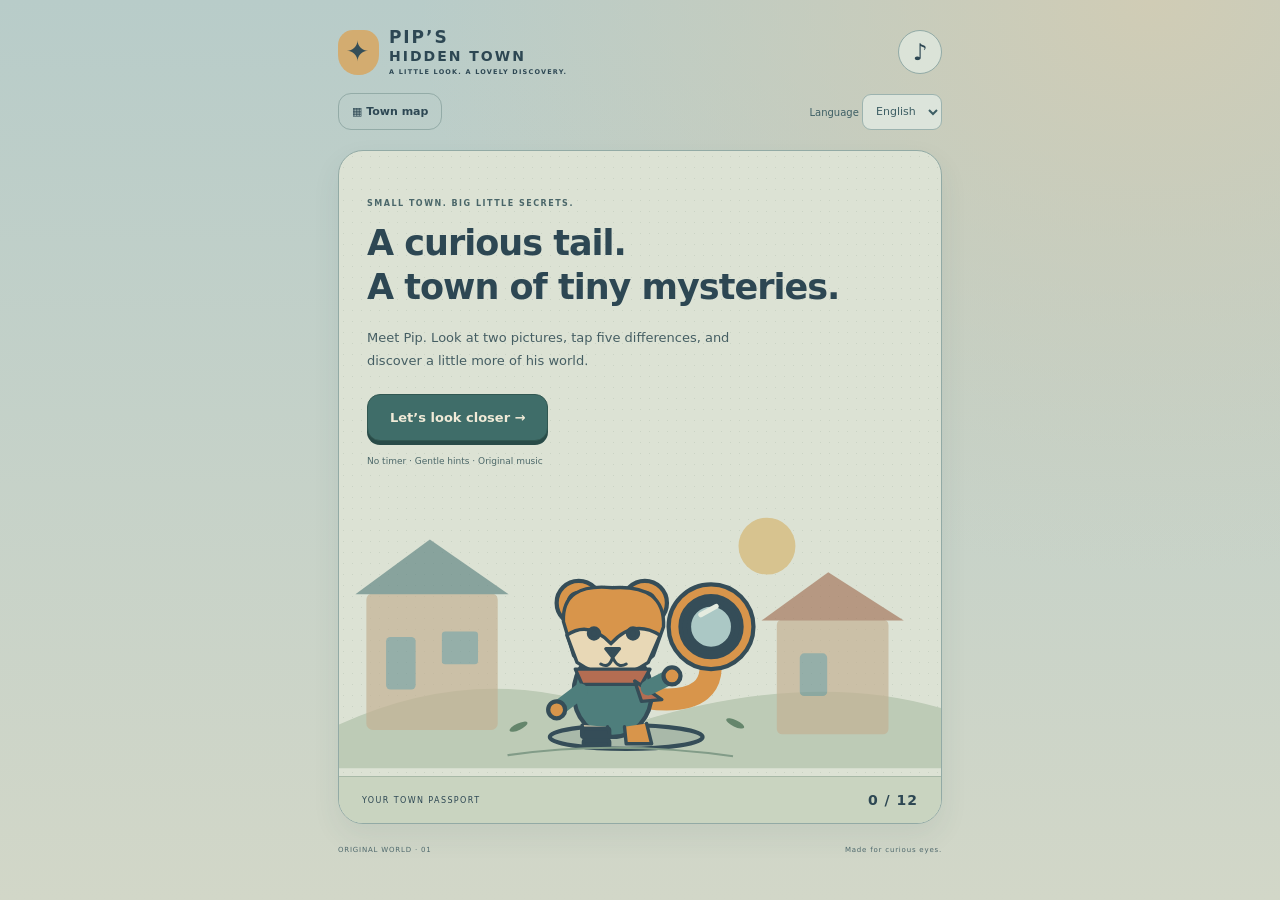
<file: index.html>
<!doctype html><html lang="en"><head><meta charset="utf-8"><meta name="viewport" content="width=device-width,initial-scale=1,viewport-fit=cover"><meta name="theme-color" content="#bdcdc9"><meta name="description" content="Meet Pip, the fox with a looking-glass tail. A gentle, original spot-the-difference adventure through twelve illustrated town scenes."><title>PIP’S HIDDEN TOWN · Spot the difference</title><link rel="icon" href="icon.svg" type="image/svg+xml"><link rel="stylesheet" href="style.css?v=sdk1"></head><body><section id="startup" role="status"><p id="loadingText">Opening Pip’s passport… / 記録を準備しています…</p><button id="retry" hidden>Retry / もう一度</button></section><main inert><header><a class="brand" href="#" aria-label="Pip’s Hidden Town home"><span class="brand-icon" aria-hidden="true">✦</span><span>PIP’S <b>HIDDEN TOWN</b><small>A LITTLE LOOK. A LOVELY DISCOVERY.</small></span></a><button id="sound" class="round" aria-label="Sound on">♪</button></header><div class="toolbar"><button id="town" class="quiet">▦ <span data-t="town">Town map</span></button><label class="language">Language <select id="language" aria-label="Language"><option value="en">English</option><option value="ja">日本語</option></select></label></div><section class="welcome" id="welcome"><div class="intro-copy"><span class="eyebrow" data-t="tag">SMALL TOWN. BIG LITTLE SECRETS.</span><h1 data-t="hero">A curious tail.<br>A town of tiny mysteries.</h1><p data-t="intro">Meet Pip. Look at two pictures, tap five differences, and discover a little more of his world.</p><button id="start" class="primary" data-t="start">Let’s look closer →</button><div class="intro-notes" data-t="notes">No timer · Gentle hints · Original music</div></div><div id="heroArt" aria-hidden="true"></div><div class="passport"><span data-t="passport">YOUR TOWN PASSPORT</span><b id="passportCount">0 / 12</b></div></section><section id="play" hidden><div class="chapter"><div><span class="eyebrow" id="chapterNumber"></span><h1 id="chapterTitle"></h1></div><div class="counter"><b id="count">0</b><span>/ 5</span><small data-t="found">FOUND</small></div></div><div id="dots" aria-hidden="true"></div><div class="picture-caption"><span>01 <b data-t="pictureA">THE ORIGINAL</b></span><span class="no-timer" data-t="noTimer">Take your time</span></div><div class="picture" id="pictureA"><div class="picture-inner" data-side="0"></div></div><div class="picture-caption"><span>02 <b data-t="pictureB">A LITTLE DIFFERENT</b></span><span data-t="both">Tap either picture</span></div><div class="picture" id="pictureB"><div class="picture-inner" data-side="1"></div></div><div id="message" role="status" aria-live="polite"></div><div class="actions"><button id="hint"><span>✧</span> <span data-t="hint">A little hint</span></button><button id="zoom"><span>⊕</span> <span data-t="zoom">Look closer</span></button><button id="help" class="help" aria-label="Help">?</button></div><button id="finish" class="primary finish" hidden data-t="next">Next little mystery →</button><button id="reshuffle" class="reshuffle">↻ <span data-t="newArrangement">New arrangement</span></button><div class="pip-note"><span id="miniPip" aria-hidden="true"></span><p data-t="pipNote">“Little things make a lovely town.”<br><b>— PIP, TOWN DETECTIVE</b></p></div><div id="accessibleAreas" class="sr-only" aria-label="Keyboard search areas"></div></section><footer><span>ORIGINAL WORLD · 01</span><span data-t="footer">Made for curious eyes.</span></footer></main><dialog id="dialog"><button id="close" class="dialog-close" aria-label="Close">×</button><div id="content"></div></dialog><div id="confetti" aria-hidden="true"></div><script src="https://www.youtube.com/game_api/v1"></script><script src="features.js?v=3"></script><script src="engine-v3.js?v=3"></script><script src="art.js?v=1"></script><script src="music.js?v=1"></script><script src="scenes.js?v=2"></script><script src="embedded.js?v=3"></script><script src="platform.js?v=sdk1"></script><script src="game.js?v=sdk1"></script></body></html>
</file>
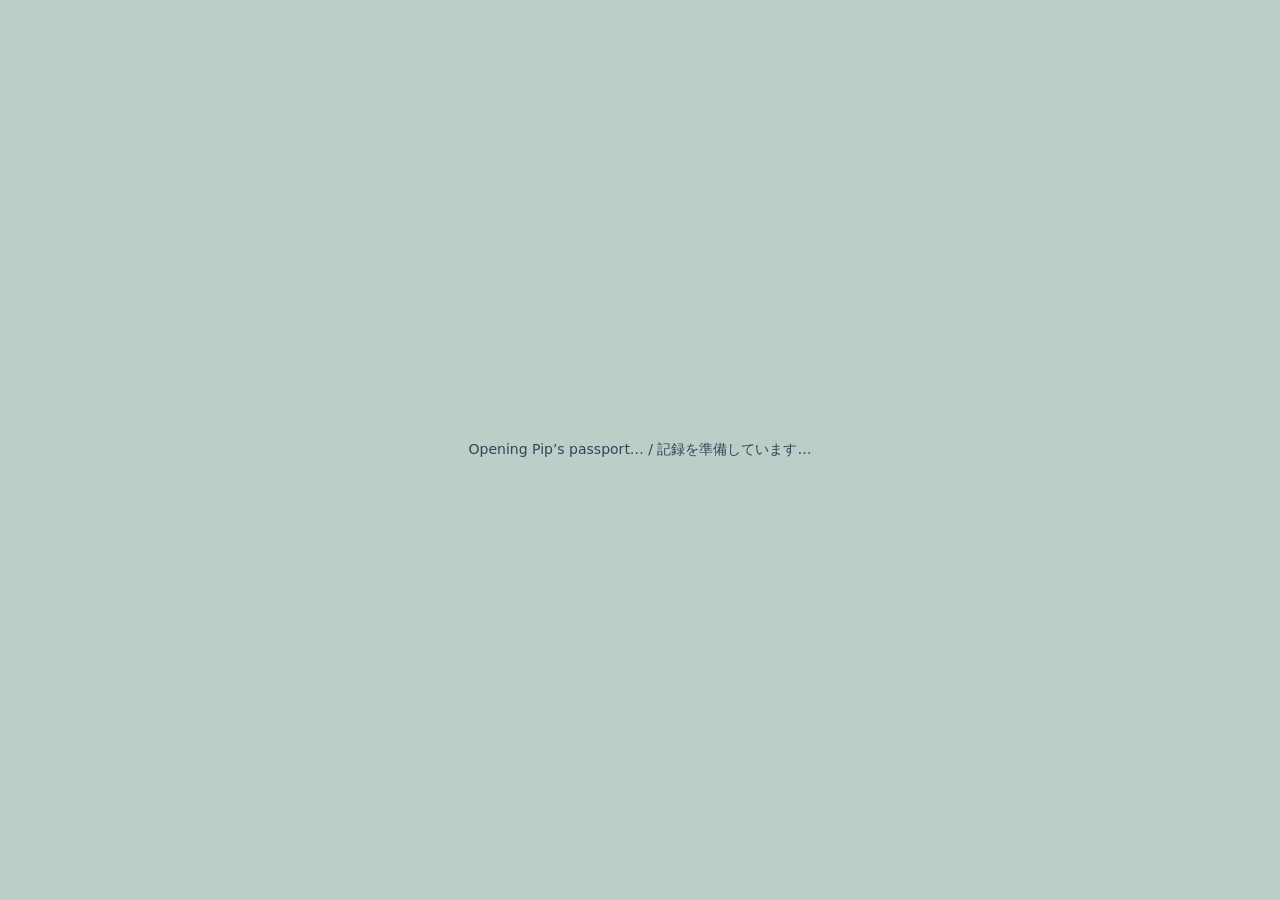
<file: mock-sandbox.html>
<!doctype html><html lang="en"><head><meta charset="utf-8"><meta name="viewport" content="width=device-width,initial-scale=1,viewport-fit=cover"><meta name="theme-color" content="#bdcdc9"><meta name="description" content="Meet Pip, the fox with a looking-glass tail. A gentle, original spot-the-difference adventure through twelve illustrated town scenes."><title>PIP’S HIDDEN TOWN · Spot the difference</title><link rel="icon" href="icon.svg" type="image/svg+xml"><link rel="stylesheet" href="style.css?v=sdk1"></head><body><section id="startup" role="status"><p id="loadingText">Opening Pip’s passport… / 記録を準備しています…</p><button id="retry" hidden>Retry / もう一度</button></section><main inert><header><a class="brand" href="#" aria-label="Pip’s Hidden Town home"><span class="brand-icon" aria-hidden="true">✦</span><span>PIP’S <b>HIDDEN TOWN</b><small>A LITTLE LOOK. A LOVELY DISCOVERY.</small></span></a><button id="sound" class="round" aria-label="Sound on">♪</button></header><div class="toolbar"><button id="town" class="quiet">▦ <span data-t="town">Town map</span></button><label class="language">Language <select id="language" aria-label="Language"><option value="en">English</option><option value="ja">日本語</option></select></label></div><section class="welcome" id="welcome"><div class="intro-copy"><span class="eyebrow" data-t="tag">SMALL TOWN. BIG LITTLE SECRETS.</span><h1 data-t="hero">A curious tail.<br>A town of tiny mysteries.</h1><p data-t="intro">Meet Pip. Look at two pictures, tap five differences, and discover a little more of his world.</p><button id="start" class="primary" data-t="start">Let’s look closer →</button><div class="intro-notes" data-t="notes">No timer · Gentle hints · Original music</div></div><div id="heroArt" aria-hidden="true"></div><div class="passport"><span data-t="passport">YOUR TOWN PASSPORT</span><b id="passportCount">0 / 12</b></div></section><section id="play" hidden><div class="chapter"><div><span class="eyebrow" id="chapterNumber"></span><h1 id="chapterTitle"></h1></div><div class="counter"><b id="count">0</b><span>/ 5</span><small data-t="found">FOUND</small></div></div><div id="dots" aria-hidden="true"></div><div class="picture-caption"><span>01 <b data-t="pictureA">THE ORIGINAL</b></span><span class="no-timer" data-t="noTimer">Take your time</span></div><div class="picture" id="pictureA"><div class="picture-inner" data-side="0"></div></div><div class="picture-caption"><span>02 <b data-t="pictureB">A LITTLE DIFFERENT</b></span><span data-t="both">Tap either picture</span></div><div class="picture" id="pictureB"><div class="picture-inner" data-side="1"></div></div><div id="message" role="status" aria-live="polite"></div><div class="actions"><button id="hint"><span>✧</span> <span data-t="hint">A little hint</span></button><button id="zoom"><span>⊕</span> <span data-t="zoom">Look closer</span></button><button id="help" class="help" aria-label="Help">?</button></div><button id="finish" class="primary finish" hidden data-t="next">Next little mystery →</button><button id="reshuffle" class="reshuffle">↻ <span data-t="newArrangement">New arrangement</span></button><div class="pip-note"><span id="miniPip" aria-hidden="true"></span><p data-t="pipNote">“Little things make a lovely town.”<br><b>— PIP, TOWN DETECTIVE</b></p></div><div id="accessibleAreas" class="sr-only" aria-label="Keyboard search areas"></div></section><footer><span>ORIGINAL WORLD · 01</span><span data-t="footer">Made for curious eyes.</span></footer></main><dialog id="dialog"><button id="close" class="dialog-close" aria-label="Close">×</button><div id="content"></div></dialog><div id="confetti" aria-hidden="true"></div><script src="mock-sdk.js"></script><script src="features.js?v=3"></script><script src="engine-v3.js?v=3"></script><script src="art.js?v=1"></script><script src="music.js?v=1"></script><script src="scenes.js?v=2"></script><script src="embedded.js?v=3"></script><script src="platform.js?v=sdk1"></script><script src="game.js?v=sdk1"></script></body></html>
</file>
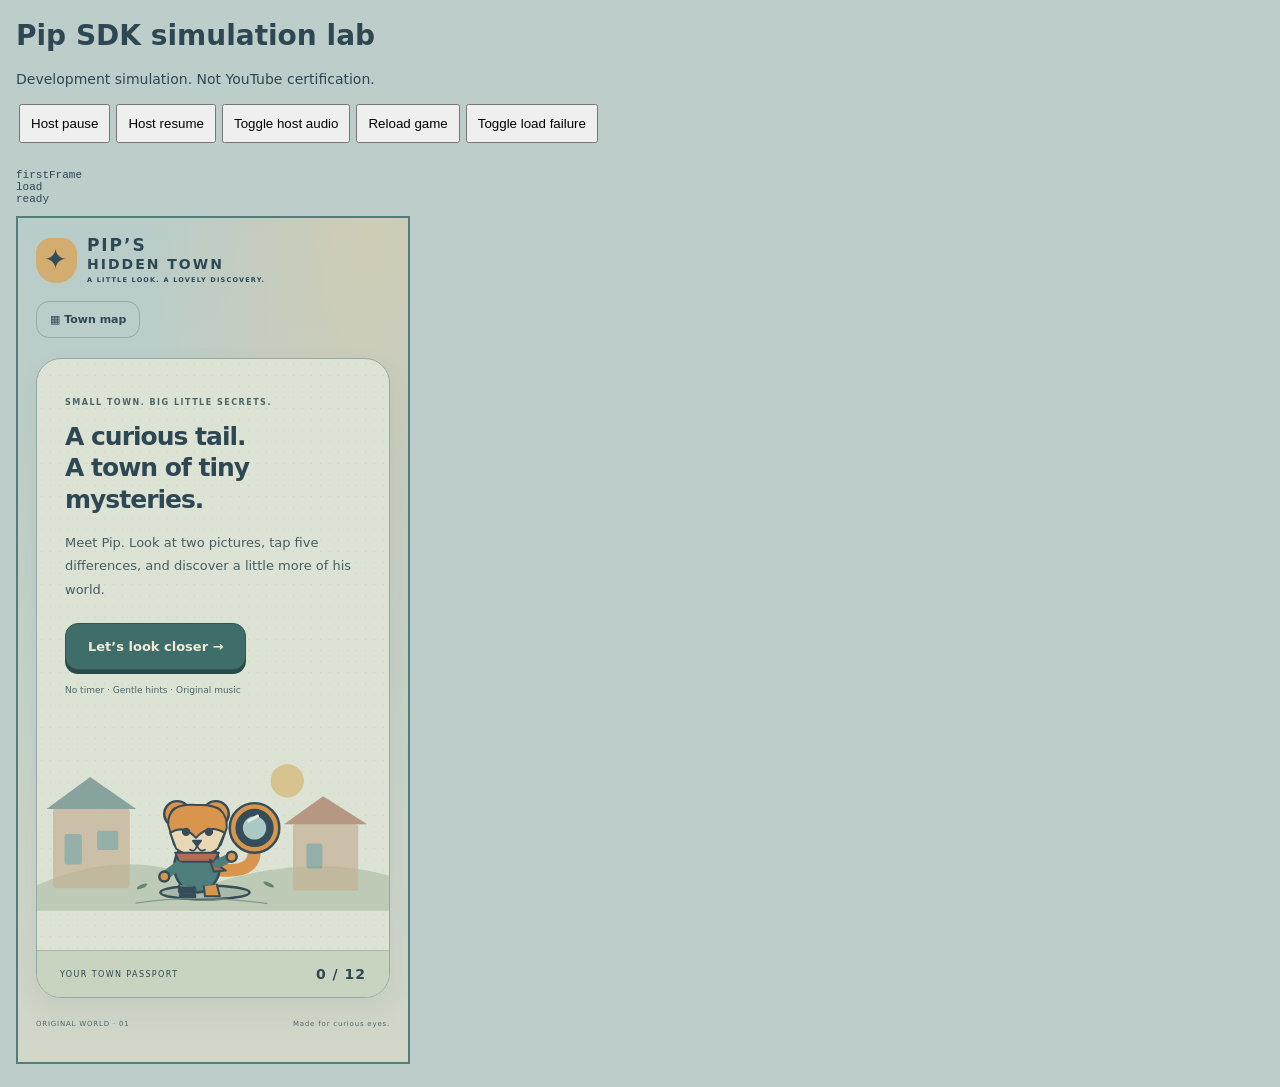
<file: sdk-lab.html>
<!doctype html><html lang="en"><meta charset="utf-8"><meta name="viewport" content="width=device-width,initial-scale=1"><title>Pip SDK simulation lab</title><style>body{font:14px system-ui;color:#2d4753;background:#bdcdc9;margin:16px}button{padding:10px;margin:3px}iframe{width:390px;height:844px;max-width:100%;border:2px solid #527d79}pre{white-space:pre-wrap;font-size:11px;max-height:160px;overflow:auto}</style><h1>Pip SDK simulation lab</h1><p>Development simulation. Not YouTube certification.</p><button id="pause">Host pause</button><button id="resume">Host resume</button><button id="audio">Toggle host audio</button><button id="reload">Reload game</button><button id="fail">Toggle load failure</button><pre id="events" role="status"></pre><iframe id="gameFrame" src="mock-sandbox.html" title="Simulated Playables game"></iframe><script>window.PipLab={record:'',audio:true,lang:'en-US',fail:false};const frame=document.getElementById('gameFrame'),events=document.getElementById('events');function cmd(command){frame.contentWindow.postMessage({command},location.origin);}document.getElementById('pause').onclick=()=>cmd('pause');document.getElementById('resume').onclick=()=>cmd('resume');document.getElementById('audio').onclick=()=>{PipLab.audio=!PipLab.audio;cmd('audio');};document.getElementById('reload').onclick=()=>frame.src='mock-sandbox.html';document.getElementById('fail').onclick=()=>{PipLab.fail=!PipLab.fail;events.textContent+='\nload failure: '+PipLab.fail;};addEventListener('message',e=>{if(e.origin===location.origin&&e.source===frame.contentWindow&&e.data?.pipLab)events.textContent+='\n'+e.data.type+(e.data.data?' '+JSON.stringify(e.data.data):'');});</script></html>
</file>
<file: style.css>
:root{color-scheme:light;--ink:#2d4753;--muted:#526e74;--teal:#416e6b;--paper:#e7e7d9;--gold:#c2924d;--line:#9eb4af}*{box-sizing:border-box}html{background:#b8ccc9;scroll-behavior:smooth}body{margin:0;background:radial-gradient(ellipse at 90% 0,#d0ccb5 0,transparent 45%),linear-gradient(#b8ccc9,#d2d7c8);color:var(--ink);font-family:"Segoe UI",system-ui,-apple-system,sans-serif;min-height:100svh}button,select{font:inherit;color:inherit;touch-action:manipulation}button{cursor:pointer;border:1px solid #91aaa6;background:#dbe3d8;min-height:44px;padding:11px 15px;border-radius:13px;font-weight:750;-webkit-tap-highlight-color:transparent}button:active{transform:translateY(1px)}button:disabled{opacity:.6;cursor:default}button:focus-visible,select:focus-visible,a:focus-visible{outline:3px solid #8b5c2d;outline-offset:3px}main{max-width:640px;margin:auto;padding:max(18px,env(safe-area-inset-top)) 18px max(18px,env(safe-area-inset-bottom))}header{display:flex;align-items:center;justify-content:space-between;gap:12px}.brand{display:flex;gap:10px;align-items:center;text-decoration:none;color:var(--ink);font-size:17px;letter-spacing:1.8px;font-weight:850;line-height:1.15}.brand b{display:block;font-size:14px;letter-spacing:2px}.brand small{display:block;font-size:6.5px;letter-spacing:1.2px;font-weight:650;margin-top:5px}.brand-icon{display:grid;place-items:center;font-size:28px;width:41px;height:45px;background:#d3ac70;border-radius:15px 15px 20px 20px;color:#344e58}.round{width:44px;height:44px;border-radius:50%;font-size:23px;padding:0}.toolbar{display:flex;justify-content:space-between;align-items:center;margin:17px 0 20px}.quiet{background:transparent;border-color:#93aba7;font-size:11px;padding:8px 13px;min-height:37px}.language{font-size:10px;color:#3d5e64}.language select{padding:6px 9px;border:1px solid #9cb3af;background:#dce4db;border-radius:9px;font-size:11px;min-height:36px}.eyebrow{font-size:8px;letter-spacing:1.5px;font-weight:800;color:#4a6669}h1{font-size:clamp(25px,5.4vw,35px);letter-spacing:-1px;line-height:1.25;font-weight:800;margin:12px 0 16px}.welcome{position:relative;overflow:hidden;background:#dce2d4;border:1px solid #92aaa5;border-radius:25px;padding:31px 28px 0;box-shadow:0 12px 28px #2b535b15}.welcome:before{content:'';position:absolute;inset:0;pointer-events:none;background-image:radial-gradient(#506a5a20 .6px,transparent .6px);background-size:9px 11px}.intro-copy{position:relative;z-index:1}.intro-copy p{font-size:13px;line-height:1.8;max-width:320px;color:#455e63;margin:0 0 22px}.primary{background:#3f6d69;color:#f0ead7;border:1px solid #315751;box-shadow:0 4px 0 #294b48;font-size:13px;padding:15px 22px;border-radius:13px}.intro-notes{font-size:9px;color:#4c6869;margin-top:15px}#heroArt{height:245px;position:relative;margin:10px -28px 0;overflow:hidden}#heroArt>svg{width:100%;height:100%}.passport{position:relative;border-top:1px solid #a8b9a7;display:flex;justify-content:space-between;align-items:center;margin:0 -28px;padding:15px 23px;background:#c9d4c0;font-size:8px;letter-spacing:1.4px}.passport b{font-size:14px;letter-spacing:1px}.chapter{display:flex;justify-content:space-between;gap:12px;align-items:center}.chapter h1{font-size:24px;margin:6px 0 8px;letter-spacing:-.6px}.counter{white-space:nowrap;text-align:center;min-width:57px}.counter b{font-size:32px;color:#285f5b;line-height:1}.counter span{font-size:14px;color:#516b71}.counter small{display:block;font-size:7px;letter-spacing:2px;margin-top:4px}#dots{display:flex;gap:6px;margin:3px 0 10px}#dots i{width:15px;height:4px;background:#9fb3aa;border-radius:4px}#dots i.done{background:#3f6d69}.picture-caption{display:flex;justify-content:space-between;align-items:center;gap:12px;color:#3c5a63;font-size:8px;letter-spacing:.5px;margin:10px 2px 6px}.picture-caption b{font-weight:750;margin-left:6px}.picture{border:2px solid #7e9c9b;border-radius:15px;overflow:hidden;background:#b4c8c4;box-shadow:0 5px 12px #3a575612}.picture-inner{position:relative;isolation:isolate;cursor:crosshair;touch-action:pan-y pinch-zoom;user-select:none;-webkit-user-select:none}.picture-inner>svg{display:block;width:100%;height:auto;aspect-ratio:600/330;pointer-events:none}.marker{position:absolute;border:2px solid #274e52;border-radius:50%;box-shadow:0 0 0 2px #e8dfb4,inset 0 0 0 1px #e8dfb4;pointer-events:none;z-index:2;animation:found .35s ease-out}.marker:after{content:'✓';position:absolute;right:-5px;top:-5px;background:#2e635d;color:#f1ebd6;font-weight:850;font-size:11px;width:19px;height:19px;border-radius:50%;display:grid;place-items:center;border:1px solid #ece2bd}.hint-ring{position:absolute;z-index:2;pointer-events:none;border:3px dashed #805826;background:#e5c37d22;border-radius:50%;animation:hint 1s ease-in-out infinite}.tap-miss{position:absolute;width:30px;height:30px;border:2px dashed #87594c;border-radius:50%;transform:translate(-50%,-50%);pointer-events:none;animation:miss .7s ease-out forwards;z-index:4}#message{min-height:34px;display:grid;align-items:center;text-align:center;color:#365862;font-size:11px;line-height:1.5;margin:8px 0}.actions{display:flex;gap:8px}.actions>button{flex:1;font-size:11px}.actions>button>span:first-child{font-size:18px;vertical-align:middle;margin-right:4px}.actions>.help{flex:0 0 44px;font-size:19px;padding:9px}.pip-note{display:flex;gap:12px;justify-content:center;align-items:center;margin-top:15px}#miniPip{width:58px;height:68px}#miniPip svg{display:block;width:100%;height:100%}.pip-note p{font-size:10px;line-height:1.7;color:#3f6163}.pip-note b{font-size:7px;letter-spacing:1px}footer{display:flex;justify-content:space-between;gap:12px;margin-top:22px;font-size:7px;letter-spacing:.8px;color:#4f696d}dialog{width:min(94vw,560px);max-height:90svh;overflow:auto;padding:33px 24px 25px;border:1px solid #7f9d9a;border-radius:24px;background:#dce3d8;color:var(--ink);box-shadow:0 20px 65px #17333d44;text-align:center}dialog::backdrop{background:#203e4e99;backdrop-filter:blur(5px)}.dialog-close{position:absolute;right:8px;top:8px;width:39px;height:39px;min-height:39px;border:0;background:transparent;font-size:25px;padding:0}dialog h2{font-size:26px;line-height:1.3;margin:10px 0 14px}dialog p{font-size:12px;line-height:1.85;color:#3c5b62}.result-art{height:130px}.result-art svg{height:100%;width:100%}.result-label{font-size:9px;letter-spacing:2px;color:#416762;font-weight:800}.result-actions{display:flex;gap:8px;margin-top:23px}.result-actions button{flex:1;font-size:12px}.map-grid{display:grid;grid-template-columns:repeat(3,1fr);gap:9px;margin:20px 0 0}.map-grid button{display:flex;flex-direction:column;justify-content:center;align-items:center;gap:6px;min-height:89px;font-size:10px;background:#c9d7cc}.map-grid b{font-size:22px;color:#385f5c}.map-grid small{font-size:8px}.map-grid .complete{border:2px solid #547e69;background:#c2d4bc}.map-grid .current{outline:2px solid #9a6c37;outline-offset:1px}.hint-note{font-size:11px}.zoom-scroll{height:min(30svh,250px);overflow:auto;border:2px solid #87a09f;border-radius:10px;overscroll-behavior:contain;touch-action:pan-x pan-y}.zoom-scroll .picture-inner{width:900px;touch-action:pan-x pan-y}.zoom-label{text-align:left;font-size:9px;margin:10px 3px 5px}.zoom-instruction{font-size:10px!important;margin-bottom:10px!important}#confetti{position:fixed;inset:0;pointer-events:none;overflow:hidden;z-index:50}#confetti i{position:absolute;top:-15px;width:7px;height:11px;background:var(--c);animation:confetti 1.7s ease-in forwards;left:var(--x);animation-delay:var(--d)}.sr-only{position:absolute;width:1px;height:1px;overflow:hidden;clip-path:inset(50%);white-space:nowrap}.sr-only:focus-within{position:static;width:auto;height:auto;clip-path:none;white-space:normal;display:flex;flex-wrap:wrap;gap:4px;margin-top:12px}[hidden]{display:none!important}@keyframes found{from{transform:scale(1.4);opacity:0}to{transform:scale(1);opacity:1}}@keyframes hint{50%{box-shadow:0 0 0 5px #bd8d4133}}@keyframes miss{to{transform:translate(-50%,-50%) scale(1.8);opacity:0}}@keyframes confetti{to{transform:translateY(110svh) rotate(440deg);opacity:.1}}@media(min-width:900px){main{padding-top:28px}.welcome{padding-top:40px}#heroArt{height:300px}.intro-copy p{max-width:390px}}@media(max-width:360px){main{padding-inline:12px}.brand{font-size:15px}.brand b{font-size:12px}.brand small{font-size:5.5px}.chapter h1{font-size:21px}.welcome{padding:24px 20px 0}h1{font-size:26px}#heroArt{height:218px;margin-inline:-20px}.passport{margin-inline:-20px}.actions button{padding-inline:7px;font-size:10px}.picture-caption{font-size:7px}}@media(prefers-reduced-motion:reduce){*,*:before,*:after{animation:none!important;transition:none!important;scroll-behavior:auto!important}}

.finish{width:100%;margin-top:12px}.wide{width:min(94vw,650px)}

.reshuffle{width:100%;margin-top:9px;min-height:40px;font-size:11px;background:#c6d6ce}.picture-inner>svg{image-rendering:auto}

#startup{position:fixed;inset:0;z-index:70;display:grid;place-content:center;text-align:center;padding:24px;background:#bdcdc9;color:#2d4753;font-size:14px}#startup[hidden]{display:none}.host-paused *{animation-play-state:paused!important;transition:none!important}.host-paused #confetti{visibility:hidden}

html,body{touch-action:pan-y pinch-zoom!important}
</file>
